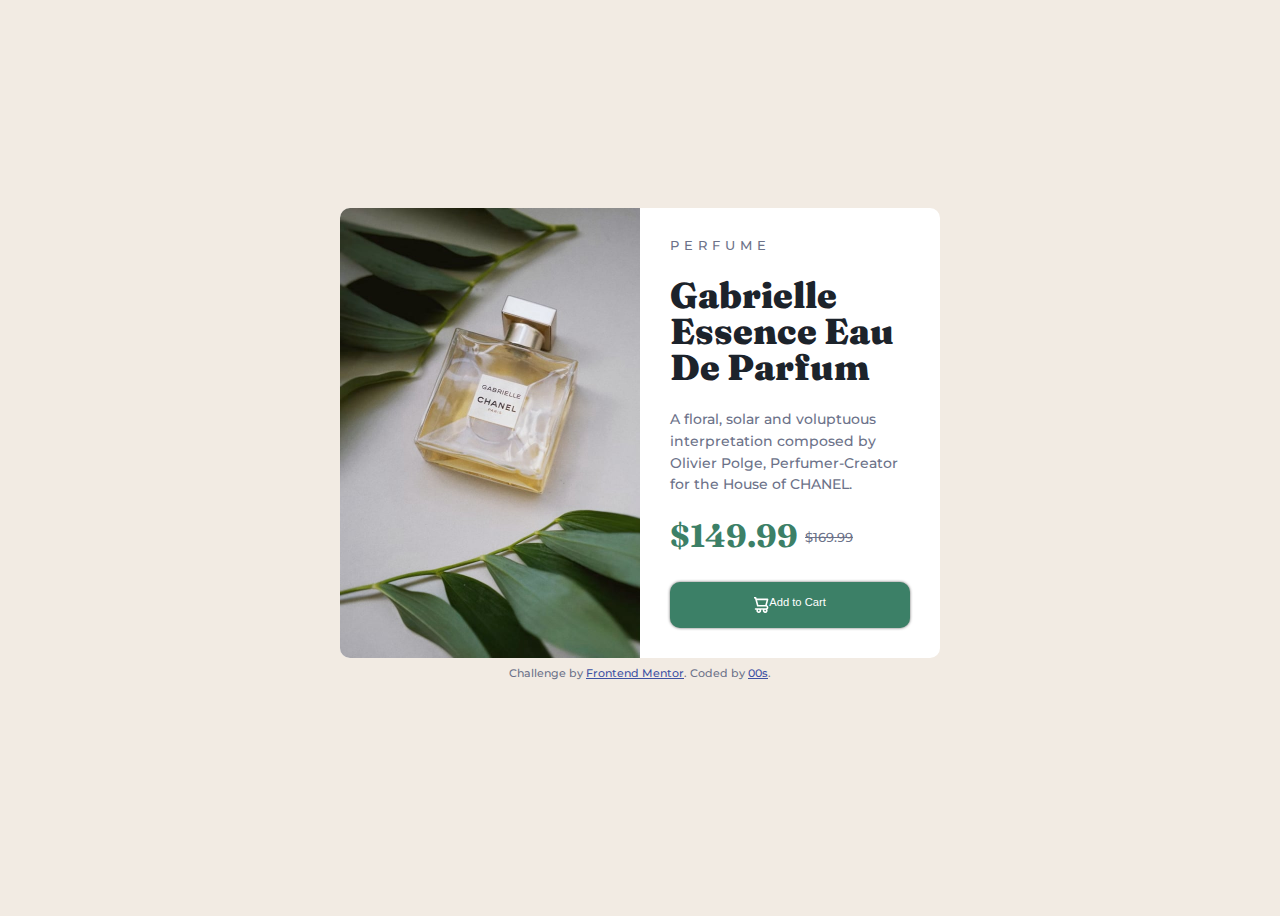
<file: index.html>
<!DOCTYPE html>
<html lang="en">
<head>
  <meta charset="UTF-8">
  <meta name="viewport" content="width=device-width, initial-scale=1.0"> <!-- displays site properly based on user's device -->

  <link rel="icon" type="image/png" sizes="32x32" href="./images/favicon-32x32.png">
  
  <link rel="stylesheet" href="css/styles.css">
  <link rel="preconnect" href="https://fonts.googleapis.com">
<link rel="preconnect" href="https://fonts.gstatic.com" crossorigin>
<link href="https://fonts.googleapis.com/css2?family=Allison&family=Babylonica&family=EB+Garamond&family=Fraunces:opsz@9..144&family=GFS+Didot&family=Goudy+Bookletter+1911&family=Montserrat&family=Outfit&family=Sorts+Mill+Goudy&display=swap" rel="stylesheet">
  <title>Frontend Mentor | Product preview card component</title>

  <!-- Feel free to remove these styles or customise in your own stylesheet 👍 -->
  <style>
    .attribution { font-size: 11px; text-align: center; }
    .attribution a { color: hsl(228, 45%, 44%); }
  </style>
</head>
<body>
  <div class="container">
      <img class="product" src="images/image-product-desktop.jpg" alt="Parfume">
   <div class="right-column"> 
      <p class="per">PERFUME</p>
      
    <h1><strong>Gabrielle Essence Eau De Parfum</strong> </h1>
    <main>  
      <p>
      A floral, solar and voluptuous interpretation composed by Olivier Polge, 
      Perfumer-Creator for the House of CHANEL.
      </p>
    </main>
    <div class="price">
      $149.99
    </div>
    <span class="discount">
      $169.99 
    </span> 
    <div>
      <a class="btn" href="" > <img src="images/icon-cart.svg"> Add to Cart </a>
    </div>
    </div>
  </div>

  
  <div class="attribution">
    Challenge by <a href="https://www.frontendmentor.io?ref=challenge" target="_blank">Frontend Mentor</a>. 
    Coded by <a href="#">00s</a>.
  </div>
</body>
</html>
</file>
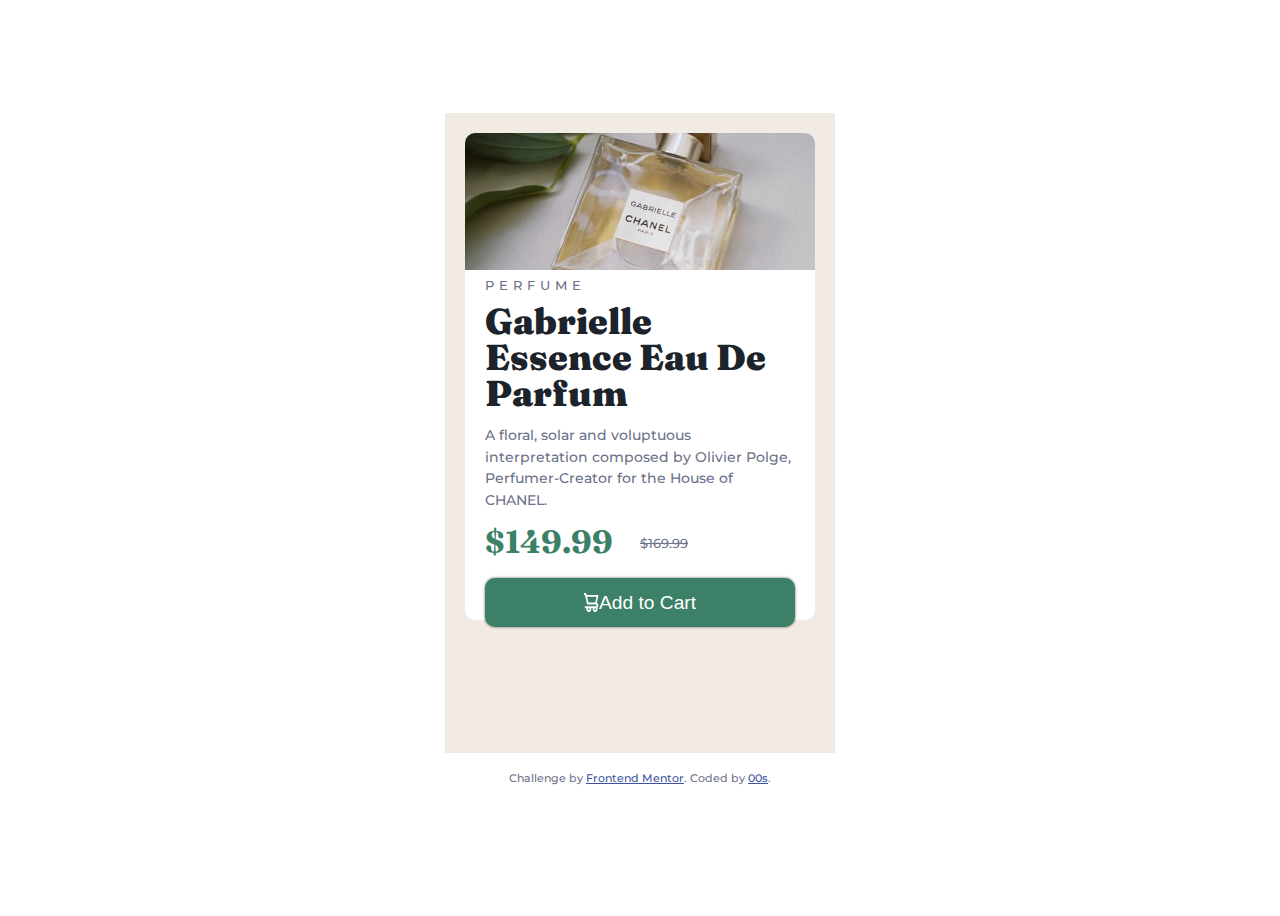
<file: mobile/index.html>
<!DOCTYPE html>
<html lang="en">
<head>
  <meta charset="UTF-8">
  <meta name="viewport" content="width=device-width, initial-scale=1.0"> <!-- displays site properly based on user's device -->

  <link rel="icon" type="image/png" sizes="32x32" href="./images/favicon-32x32.png">
  
  <link rel="stylesheet" href="css/styles.css">
  <link rel="preconnect" href="https://fonts.googleapis.com">
<link rel="preconnect" href="https://fonts.gstatic.com" crossorigin>
<link href="https://fonts.googleapis.com/css2?family=Allison&family=Babylonica&family=EB+Garamond&family=Fraunces:opsz@9..144&family=GFS+Didot&family=Goudy+Bookletter+1911&family=Montserrat&family=Outfit&family=Sorts+Mill+Goudy&display=swap" rel="stylesheet">
  <title>Frontend Mentor | Product preview card component</title>

  <!-- Feel free to remove these styles or customise in your own stylesheet 👍 -->
  <style>
    .attribution { font-size: 11px; text-align: center; }
    .attribution a { color: hsl(228, 45%, 44%); }
  </style>
</head>
<body>
    <div class="mscreen">
  <div class="top-container">
      <img class="product" src="images/image-product-desktop.jpg" alt="Parfume">
  </div>
   <div class="bottom-container"> 
      <p class="per">PERFUME</p>
      
    <h1><strong>Gabrielle Essence Eau De Parfum</strong> </h1>
    <main>  
      <p>
      A floral, solar and voluptuous interpretation composed by Olivier Polge, 
      Perfumer-Creator for the House of CHANEL.
      </p>
    </main>
    <div class="price">
      $149.99
    </div>
    <span class="discount">
      $169.99 
    </span> 
    <div>
      <a class="btn" href="" > <img src="images/icon-cart.svg"> Add to Cart </a>
    </div>
    </div>
  
  </div>
  
  <div class="attribution">
    Challenge by <a href="https://www.frontendmentor.io?ref=challenge" target="_blank">Frontend Mentor</a>. 
    Coded by <a href="#">00s</a>.
  </div>

</body>
</html>
</file>
<file: css/styles.css>
body{
    background-color: hsl(30, 38%, 92%);
    font-size: 0.9em;
    text-align: center;
    font-family: 'Montserrat', sans-serif;
    font-weight: 500;
    color:	#6c7289 ;
    min-height: 100vh;
    display: grid;
    line-height: 1;
    place-content: center;
}
h1{
  font-family: 'Fraunces', serif;
  font-weight: bolder;
  font-size: 2.5em;
  color: 	#1c232b;
}
main{
  line-height: 1.5;
  padding-bottom: 10px;
}
.per{
  font-size: 0.8rem;
  letter-spacing: 5px;
  
}
.attribution{
padding: 20px;
position: relative;

bottom: 110px;}
.container{
  border-radius: 10px;
  background-color: #ffffff;
  text-align: center;
  width: 600px;
  height: 450px;
  margin: 100px 200px;
  
}
.right-column{
  margin-left: 300px;
  height: inherit;
  padding: 20px 30px;
  text-align: left;
}

.product{
  
  height: inherit;
  float: left;
  border-top-left-radius: 10px;
  border-bottom-left-radius: 10px;
}

.price{
  color: 	#3c8067;
  font-size: 2rem;
  font-family:'Fraunces', serif;
  font-weight: 700;
  display: inline;
 
}
.discount{
  font-size: 0.8rem;
  text-decoration:line-through;
  position: relative;
  bottom: 5px;
}




.btn {
        background: #000000;
        background-image: -webkit-linear-gradient(top, #000000, #2980b9);
        background-image: -moz-linear-gradient(top, #000000, #2980b9);
        background-image: -ms-linear-gradient(top, #000000, #2980b9);
        background-image: -o-linear-gradient(top, #000000, #2980b9);
        background-image: linear-gradient(to bottom, #000000, #2980b9);
        -webkit-border-radius: 10;
        -moz-border-radius: 10;
        border-radius: 10px;
        -webkit-box-shadow: 0px 0px 3px #666666;
        -moz-box-shadow: 0px 0px 3px #666666;
        box-shadow: 0px 0px 3px #666666;
        font-family: Arial;
        color: #ffffff;
        font-size: 0.7rem;
        background: 	#3c8067;
        padding: 15px 50px;
        text-decoration: none;
        text-align: center;
        display: flex;
        place-content: center;
        margin-top: 30px;
  
      }
      
      .btn:hover {
        background: #56cc9f;
        background-image: -webkit-linear-gradient(top, #56cc9f, #479e7d);
        background-image: -moz-linear-gradient(top, #56cc9f, #479e7d);
        background-image: -ms-linear-gradient(top, #56cc9f, #479e7d);
        background-image: -o-linear-gradient(top, #56cc9f, #479e7d);
        background-image: linear-gradient(to bottom, #56cc9f, #479e7d);
        text-decoration: none;
      }
</file>
<file: mobile/css/styles.css>
body{

    font-size: 0.9em;
    text-align: center;
    font-family: 'Montserrat', sans-serif;
    font-weight: 500;
    color:	#6c7289 ;
    min-height: 100vh;
    display: grid;
    line-height: 1;
    place-content: center;
}
h1{
  font-family: 'Fraunces', serif;
  font-weight: bolder;
  font-size: 2.5em;
  color: 	#1c232b;
  margin: 0px 20px 0px;
}
main{
  line-height: 1.5;
  margin: 0 20px;
}
.per{
  font-size: 0.8rem;
  letter-spacing: 5px;
  margin: 10px 20px;
  
}
.mscreen{
    background-color: hsl(30, 38%, 92%);
    display: grid;
    place-content: center;
    height: 600px;
    width: 350px;
    text-align: center;
    padding: 20px;
}
.attribution{
padding: 20px;
}
.top-container{
  border-radius: 10px;
  width: inherit;
  height: 250px;
  background-color: #ffffff;
  text-align: center;
  display: flex;
  place-content:center;
  position: absolute;
}
.bottom-container{
  width: inherit;
  height: 350px;
  background-color: #ffffff;
  display: inline-block;
  text-align: left;
  border-radius: 0 0 10px 10px;
  position: absolute;
  top: 270px;
}

.product{
  width: inherit;
  border-radius: 10px 10px;
  object-fit: cover;
  
}

.price{
  color: 	#3c8067;
  font-size: 2rem;
  font-family:'Fraunces', serif;
  font-weight: 700;
  display: inline;
  margin: 20px;
 
}
.discount{
  font-size: 0.8rem;
  text-decoration:line-through;
  position: relative;
  bottom: 5px;
}




.btn {
        background: #000000;
        background-image: -webkit-linear-gradient(top, #000000, #2980b9);
        background-image: -moz-linear-gradient(top, #000000, #2980b9);
        background-image: -ms-linear-gradient(top, #000000, #2980b9);
        background-image: -o-linear-gradient(top, #000000, #2980b9);
        background-image: linear-gradient(to bottom, #000000, #2980b9);
        -webkit-border-radius: 10;
        -moz-border-radius: 10;
        border-radius: 10px;
        -webkit-box-shadow: 0px 0px 3px #666666;
        -moz-box-shadow: 0px 0px 3px #666666;
        box-shadow: 0px 0px 3px #666666;
        font-family: Arial;
        color: #ffffff;
        font-size: 1.2rem;
        background: 	#3c8067;
        padding: 15px 50px;
        text-decoration: none;
        text-align: center;
        display: flex;
        place-content: center;
        margin: 20px;
  
      }
      
      .btn:hover {
        background: #56cc9f;
        background-image: -webkit-linear-gradient(top, #56cc9f, #479e7d);
        background-image: -moz-linear-gradient(top, #56cc9f, #479e7d);
        background-image: -ms-linear-gradient(top, #56cc9f, #479e7d);
        background-image: -o-linear-gradient(top, #56cc9f, #479e7d);
        background-image: linear-gradient(to bottom, #56cc9f, #479e7d);
        text-decoration: none;
      }
</file>
